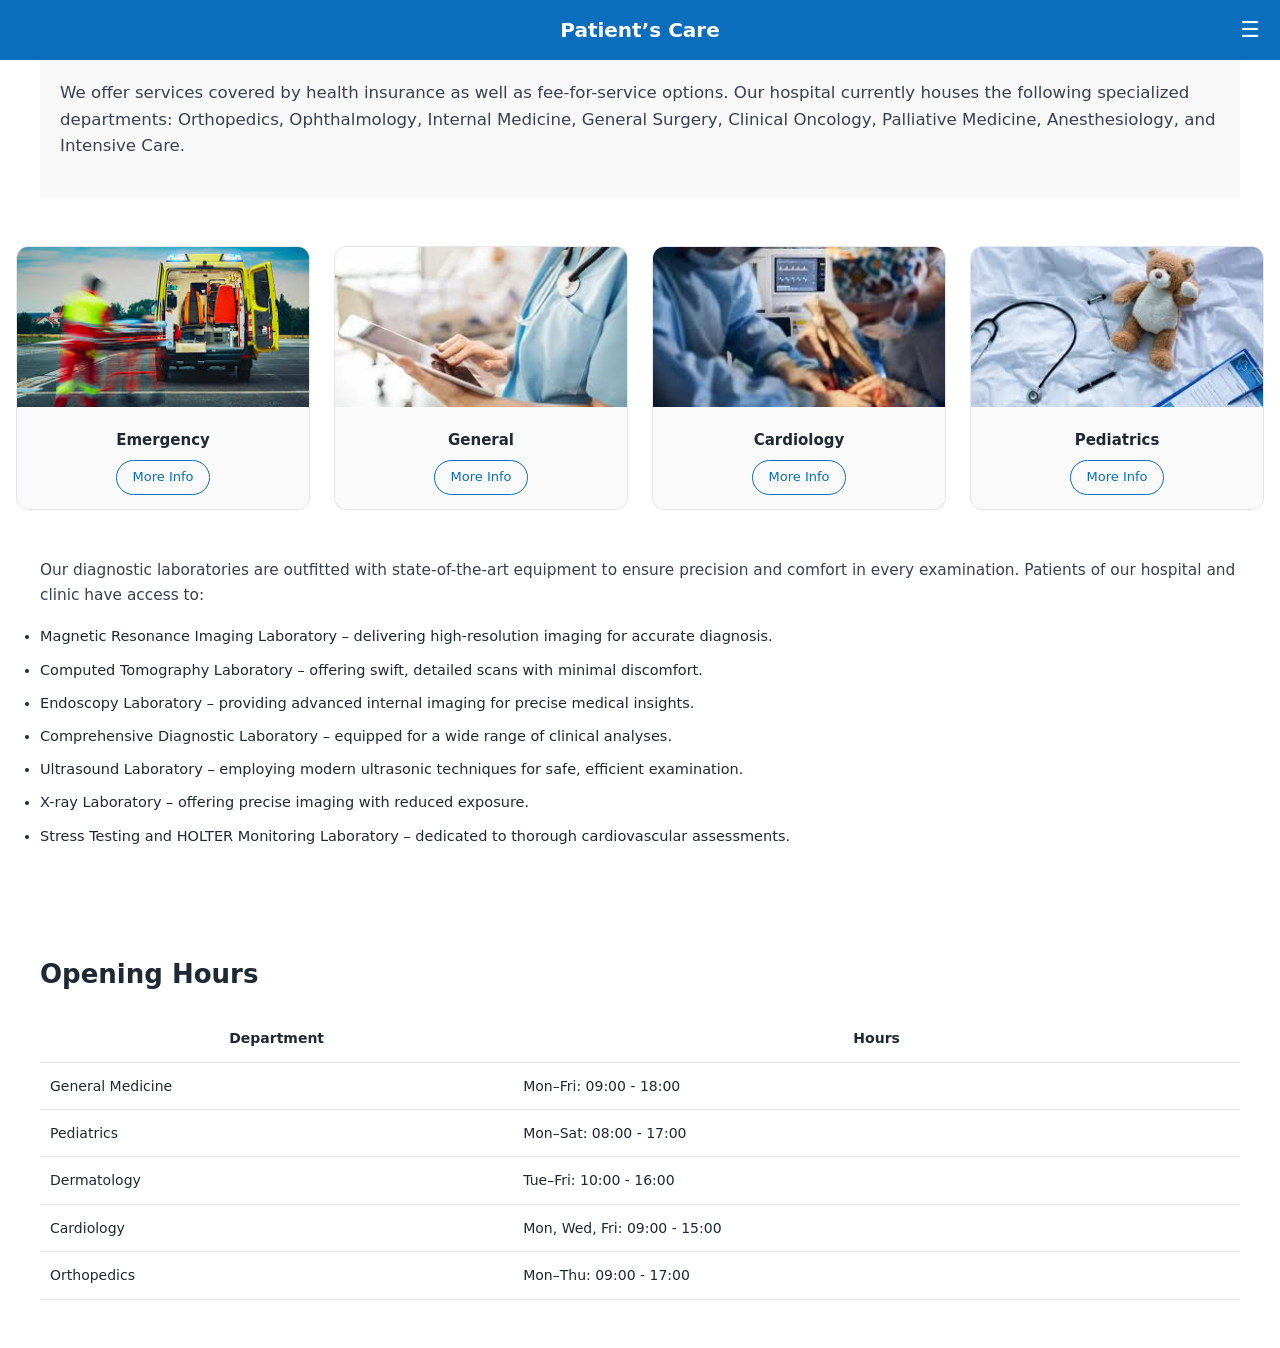
<file: index.html>
<!DOCTYPE html>
<html lang="en">
<head>
  <meta charset="UTF-8">
  <meta name="viewport" content="width=device-width, initial-scale=1.0">
  <title>Patient’s Care</title>
  <link rel="stylesheet" href="style.css">
</head>
<body>
  <header>
    <h1>Patient’s Care</h1>
    <div class="hamburger" onclick="toggleMenu()">☰</div>
    <div class="menu" id="menu">
      <a href="index.html">Home</a>
      <a href="patient.html">Book Appointment</a>
      <a href="#hospital-cards">Hospital Information</a>
    </div>
    <p> </p>
  </header>

  <!--Hospital Information Section -->
  <section id="hospital-info" style="padding: 20px; background-color: #f8f8f8;">
 
    <p id="first">
      We offer services covered by health insurance as well as fee-for-service options. Our hospital currently houses the following specialized departments: Orthopedics, Ophthalmology, Internal Medicine, General Surgery, Clinical Oncology, Palliative Medicine, Anesthesiology, and Intensive Care.
    </p>
 
  </section>

  <div id="hospital-cards" class="container">
    <!-- Emergency -->
    <div class="card">
      <img src="emergency.jpeg" alt="Emergency">
      <div class="card-content">
        <h3>Emergency</h3>
        <a href="javascript:void(0)" class="btn" onclick="showInfo('emergency-info')">More Info</a>
      </div>
    </div>

    <!-- General -->
    <div class="card">
      <img src="general.jpeg" alt="General Medicine">
      <div class="card-content">
        <h3>General</h3>
        <a href="javascript:void(0)" class="btn" onclick="showInfo('general-info')">More Info</a>      </div>
    </div>

    <!-- Cardiology -->
    <div class="card">
      <img src="cardiologist.jpeg" alt="Cardiology">
      <div class="card-content">
        <h3>Cardiology</h3>
          <a href="javascript:void(0)" class="btn" onclick="showInfo('cardiology-info')">More Info</a>      </div>
    </div>

    <!-- Pediatrics -->
    <div class="card">
      <img src="pediatrician.jpeg" alt="Pediatrics">
      <div class="card-content">
        <h3>Pediatrics</h3>

        <a href="javascript:void(0)" class="btn" onclick="showInfo('pediatric-info')">More Info</a>      </div>
    </div>
  </div>

  <!-- Info Sections -->
  <div id="emergency-info" class="info-section">
    <h2>Emergency Information</h2>
    <p>In case of emergencies, immediate medical attention is required. Contact the nearest hospital or call your local emergency hotline right away.</p>
  </div>

  <div id="general-info" class="info-section">
    <h2>General Medicine</h2>
    <p>General medicine covers routine health checkups, preventive care, and management of common illnesses and chronic conditions.</p>
  </div>

  <div id="cardiology-info" class="info-section">
    <h2>Cardiology</h2>
    <p>Cardiology specializes in diagnosing and treating heart conditions such as arrhythmias, coronary artery disease, and heart failure.</p>
  </div>

  <div id="pediatric-info" class="info-section">
    <h2>Pediatrics</h2>
    <p>Pediatrics focuses on the health and well-being of children, from newborns to adolescents, ensuring proper growth and development.</p>
  </div>


  <section>

    <p>
      Our diagnostic laboratories are outfitted with state-of-the-art equipment to ensure precision and comfort in every examination. Patients of our hospital and clinic have access to:
    </p>

      <ul>
      <li>Magnetic Resonance Imaging Laboratory – delivering high-resolution imaging for accurate diagnosis.</li>
      <li>Computed Tomography Laboratory – offering swift, detailed scans with minimal discomfort.</li>
      <li>Endoscopy Laboratory – providing advanced internal imaging for precise medical insights.</li>
      <li>Comprehensive Diagnostic Laboratory – equipped for a wide range of clinical analyses.</li>
      <li>Ultrasound Laboratory – employing modern ultrasonic techniques for safe, efficient examination.</li>
      <li>X-ray Laboratory – offering precise imaging with reduced exposure.</li>
      <li>Stress Testing and HOLTER Monitoring Laboratory – dedicated to thorough cardiovascular assessments.</li>
    </ul>
  </section>

  <section id="openingHoursSection">
  <h2>Opening Hours</h2>
  <table>
    <thead>
      <tr>
        <th>Department</th>
        <th>Hours</th>
      </tr>
    </thead>
    <tbody>
      <tr>
        <td>General Medicine</td>
        <td>Mon–Fri: 09:00 - 18:00</td>
      </tr>
      <tr>
        <td>Pediatrics</td>
        <td>Mon–Sat: 08:00 - 17:00</td>
      </tr>
      <tr>
        <td>Dermatology</td>
        <td>Tue–Fri: 10:00 - 16:00</td>
      </tr>
      <tr>
        <td>Cardiology</td>
        <td>Mon, Wed, Fri: 09:00 - 15:00</td>
      </tr>
      <tr>
        <td>Orthopedics</td>
        <td>Mon–Thu: 09:00 - 17:00</td>
      </tr>
    </tbody>
  </table>
</section>


  <script src="script.js"></script>
</body>
</html>
</file>
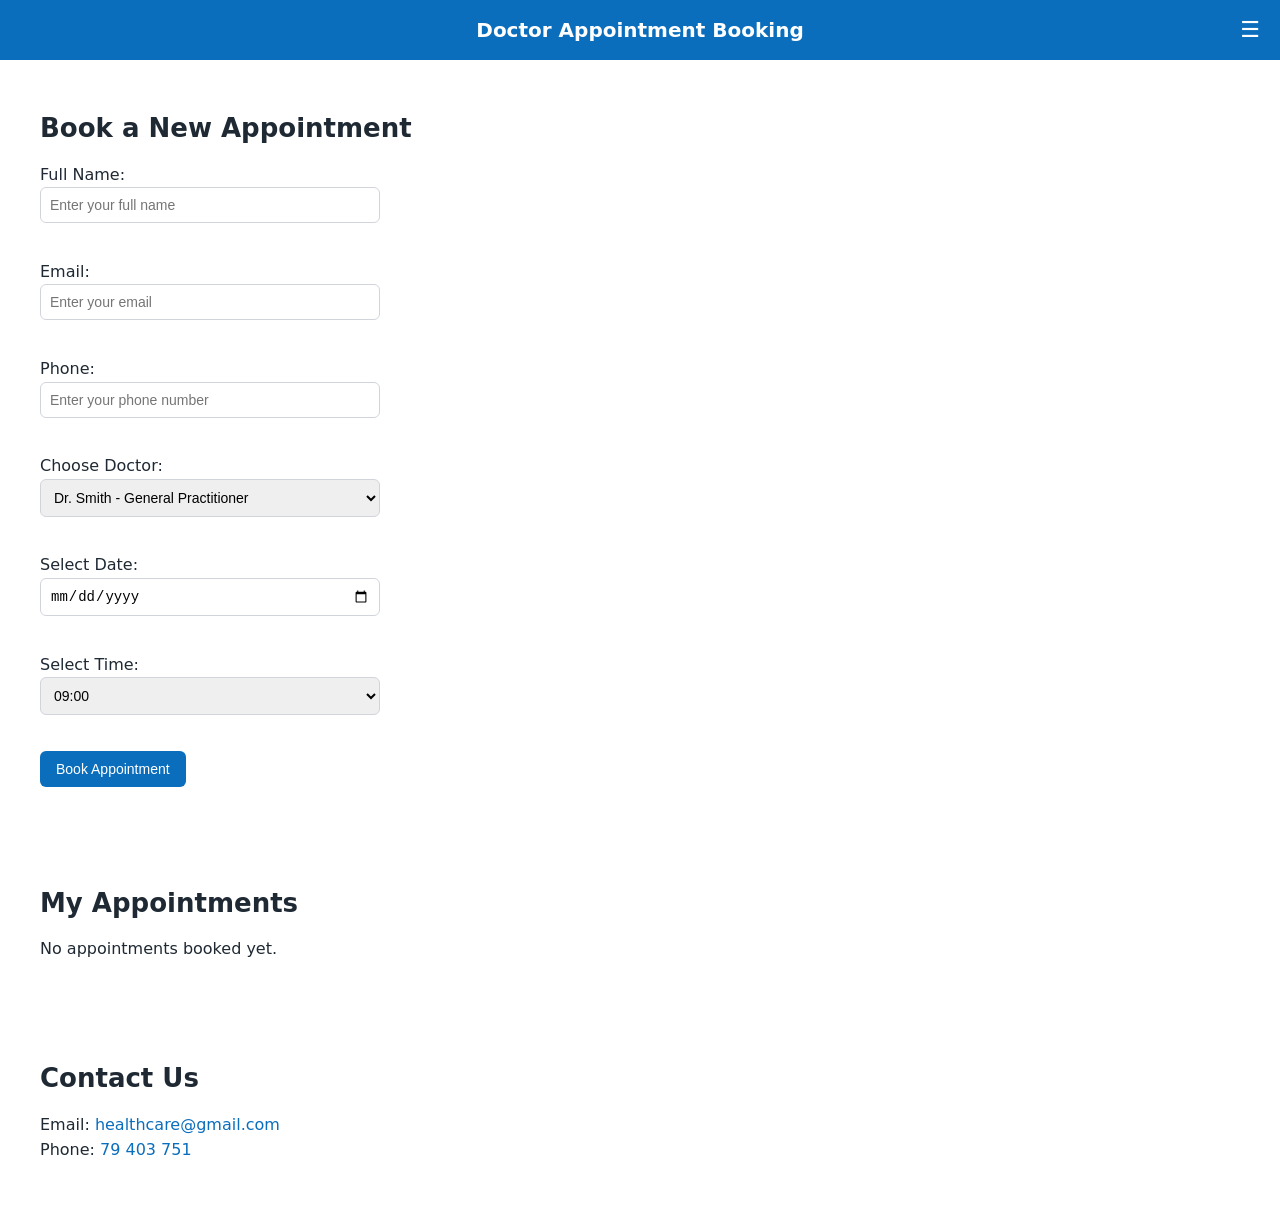
<file: patient.html>
<!DOCTYPE html>
<html lang="en">
<head>
  <meta charset="UTF-8">
  <title>Patient Appointment</title>
  <link rel="stylesheet" href="style.css">
</head>
<body>

<header>
  <h1>Doctor Appointment Booking</h1>
  <div class="hamburger" onclick="toggleMenu()">☰</div>
  <div class="menu" id="menu">
    <a href="index.html">Home</a>
    <a href="#book-appointment">Book Appointment</a>
    <a href="#my-appointments">My Appointments</a>
    <a href="#contact">Contact</a>
  </div>
</header>

<section id="book-appointment">
  <h2>Book a New Appointment</h2>
  <div class="appointment-form">
    <label for="patientName">Full Name:</label><br>
    <input type="text" id="patientName" placeholder="Enter your full name"><br><br>

    <label for="patientEmail">Email:</label><br>
    <input type="email" id="patientEmail" placeholder="Enter your email"><br><br>

    <label for="patientPhone">Phone:</label><br>
    <input type="tel" id="patientPhone" placeholder="Enter your phone number"><br><br>

    <label for="doctor">Choose Doctor:</label><br>
    <select id="doctor">
      <option value="Dr. Smith">Dr. Smith - General Practitioner</option>
      <option value="Dr. Patel">Dr. Patel - Cardiologist</option>
      <option value="Dr. Johnson">Dr. Johnson - Pediatrician</option>
    </select><br><br>

    <label for="appointmentDate">Select Date:</label><br>
    <input type="date" id="appointmentDate"><br><br>

    <label for="time">Select Time:</label><br>
    <select id="time"></select><br><br>

    <button onclick="bookAppointment()">Book Appointment</button>
  </div>
</section>

<section id="my-appointments">
  <h2>My Appointments</h2>
  <div id="appointmentsList">No appointments booked yet.</div>
</section>

<section id="contact">
  <h2>Contact Us</h2>
  <div>
    Email:
    <a href="mailto:patientscare@gmail.com">healthcare@gmail.com</a>
  </div>
  <div>
    Phone:
    <a href="tel:+29295654">79 403 751</a>
  </div>
</section>


<script src="script.js"></script>
</body>
</html>
</file>
<file: style.css>
/* ======================
   Reset & Base
====================== */
* {
  box-sizing: border-box;
  margin: 0;
  padding: 0;
}

body {
  font-family: Inter, system-ui, -apple-system, BlinkMacSystemFont, sans-serif;
  background: #ffffff;
  color: #1f2933;
  line-height: 1.6;
}

/* ======================
   Header
====================== */
header {
  background: #0a6ebd;
  color: white;
  padding: 14px 24px;
  display: flex;
  justify-content: center;
  align-items: center;
  position: relative;
}

header h1 {
  font-size: clamp(16px, 2vw, 20px);
  font-weight: 600;
}

/* ======================
   Hamburger Menu
====================== */
.hamburger {
  position: absolute;
  right: 20px;
  font-size: 22px;
  cursor: pointer;
}

.menu {
  display: none;
  position: absolute;
  top: 52px;
  right: 20px;
  background: white;
  border: 1px solid #e5e7eb;
  border-radius: 8px;
  overflow: hidden;
  z-index: 1000;
}

.menu a {
  padding: 12px 18px;
  display: block;
  font-size: 14px;
  color: #111;
  text-decoration: none;
}

.menu a:hover {
  background: #f3f4f6;
}

/* ======================
   Responsive Content Width
====================== */
section,
#openingHoursSection {
  width: min(100% - 2rem, 1200px);
  margin-inline: auto;
  padding-block: clamp(24px, 4vw, 48px);
}

.container {
  width: min(100% - 2rem, 1400px);
  margin-inline: auto;
}

/* ======================
   Typography
====================== */
h2 {
  font-size: clamp(20px, 2.2vw, 26px);
  margin-bottom: 12px;
  font-weight: 600;
}

p {
  font-size: clamp(15px, 1.2vw, 17px);
  margin-bottom: 18px;
  color: #374151;
}

li {
  font-size: clamp(14.5px, 1.1vw, 16px);
  margin-bottom: 10px;
}

/* Intro text */
#first {
  font-size: clamp(15.5px, 1.3vw, 17.5px);
}

/* ======================
   Department Cards
====================== */
.container {
  display: grid;
  grid-template-columns: repeat(auto-fit, minmax(220px, 1fr));
  gap: clamp(16px, 2vw, 24px);
  margin-top: clamp(24px, 4vw, 48px);
}

.card {
  background: #fafafa;
  border-radius: 12px;
  overflow: hidden;
  border: 1px solid #e5e7eb;
  transition: transform 0.2s ease;
}

.card:hover {
  transform: translateY(-4px);
}

.card img {
  width: 100%;
  height: clamp(120px, 18vw, 160px);
  object-fit: cover;
}

.card-content {
  padding: 14px;
  text-align: center;
}

.card-content h3 {
  font-size: 15px;
  font-weight: 600;
  margin-bottom: 8px;
}

/* ======================
   Buttons
====================== */
.btn {
  display: inline-block;
  font-size: 13px;
  padding: 6px 16px;
  border-radius: 999px;
  border: 1px solid #0a6ebd;
  background: transparent;
  color: #0a6ebd;
  text-decoration: none;
  transition: all 0.2s ease;
}

.btn:hover {
  background: #0a6ebd;
  color: white;
}

button {
  background: #0a6ebd;
  color: white;
  border: none;
  padding: 10px 16px;
  border-radius: 6px;
  font-size: 14px;
  cursor: pointer;
}

button:hover {
  background: #085a9d;
}

/* ======================
   Info Sections
====================== */
.info-section {
  display: none;
  margin-top: 40px;
  padding-top: 24px;
  border-top: 1px solid #e5e7eb;
}

/* ======================
   Appointment Page
====================== */
.appointment-form input,
.appointment-form select {
  width: 100%;
  max-width: 340px;
  padding: 9px;
  margin-bottom: 10px;
  border-radius: 6px;
  border: 1px solid #d1d5db;
  font-size: 14px;
}

/* ======================
   Appointment List
====================== */
.appointment {
  border: 1px solid #e5e7eb;
  padding: 14px;
  border-radius: 8px;
  margin-bottom: 12px;
}

/* ======================
   Opening Hours Table
====================== */
#openingHoursSection table {
  width: 100%;
  border-collapse: collapse;
  margin-top: 20px;
}

#openingHoursSection th,
#openingHoursSection td {
  padding: 12px 10px;
  border-bottom: 1px solid #e5e7eb;
  font-size: 14px;
}

/* ======================
   Contact
====================== */
#contact a {
  color: #0a6ebd;
  text-decoration: none;
  font-weight: 500;
}

#contact a:hover {
  text-decoration: underline;
}
</file>
